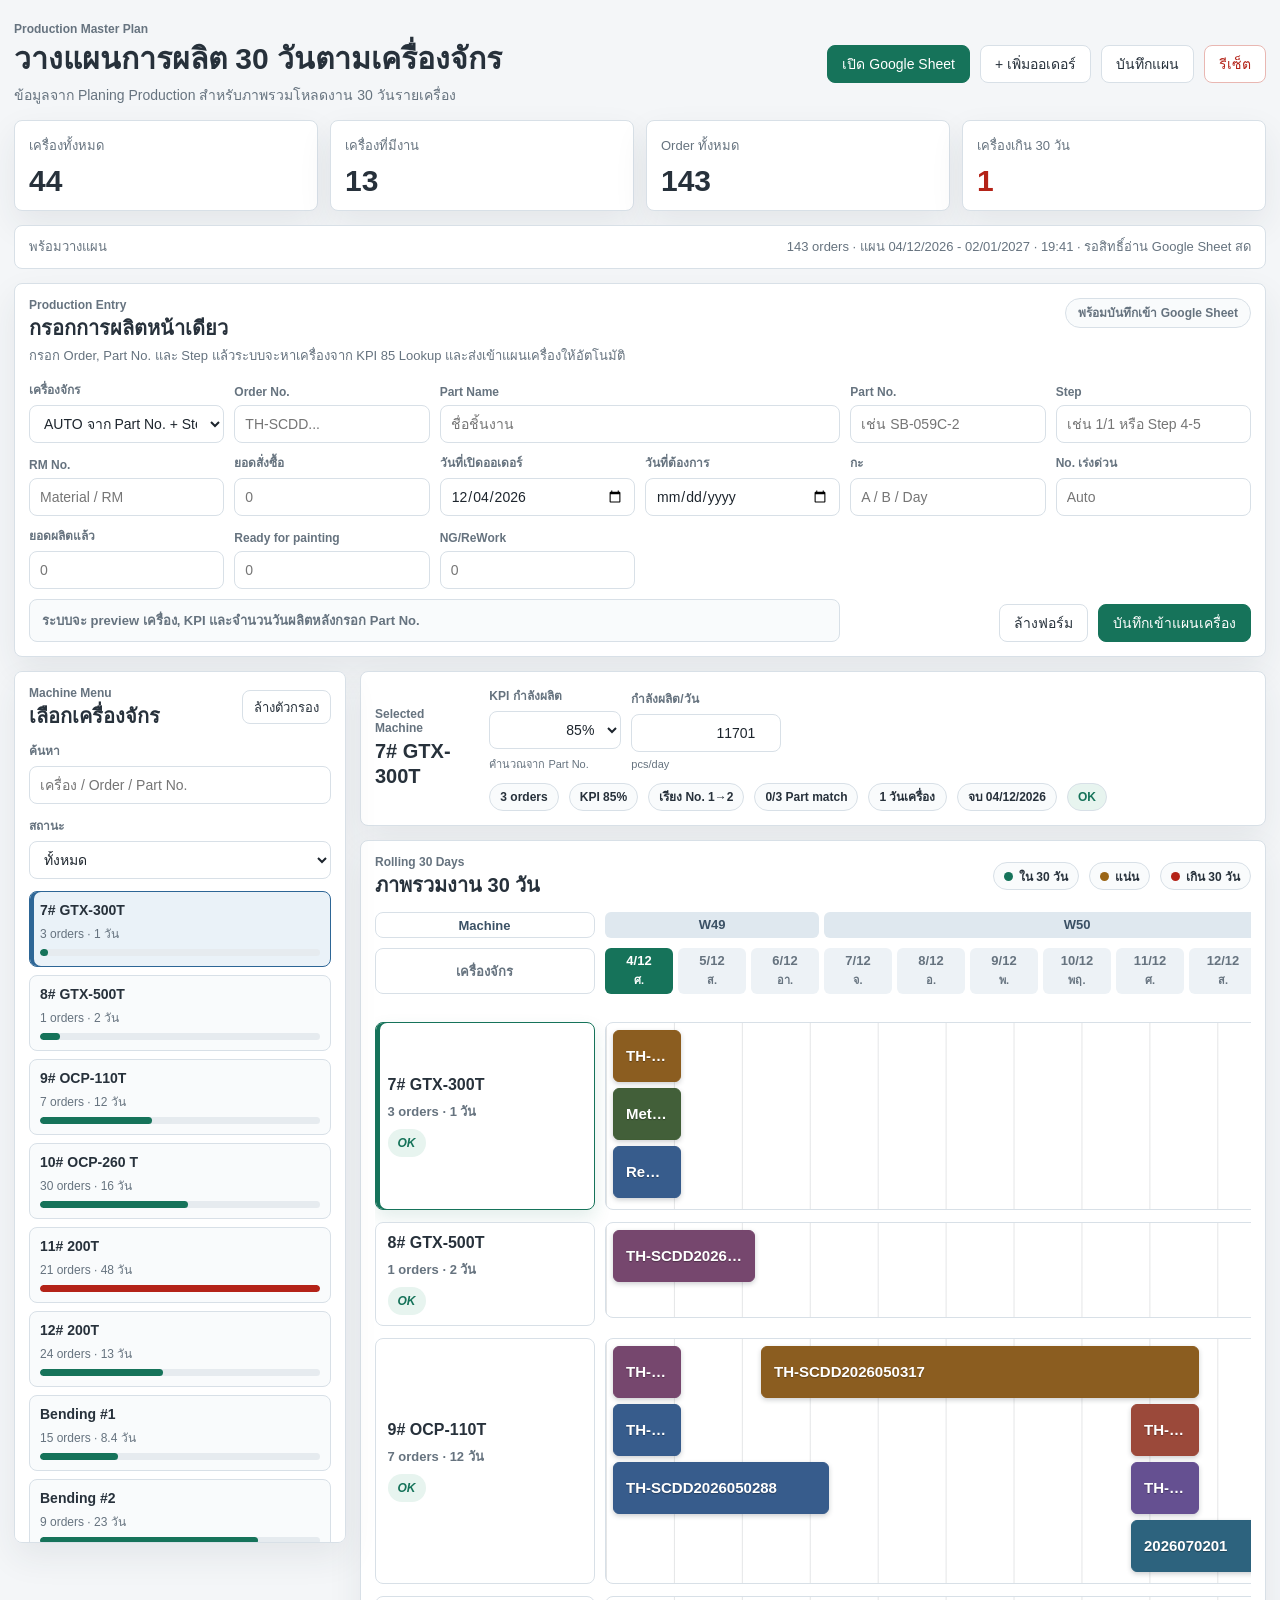
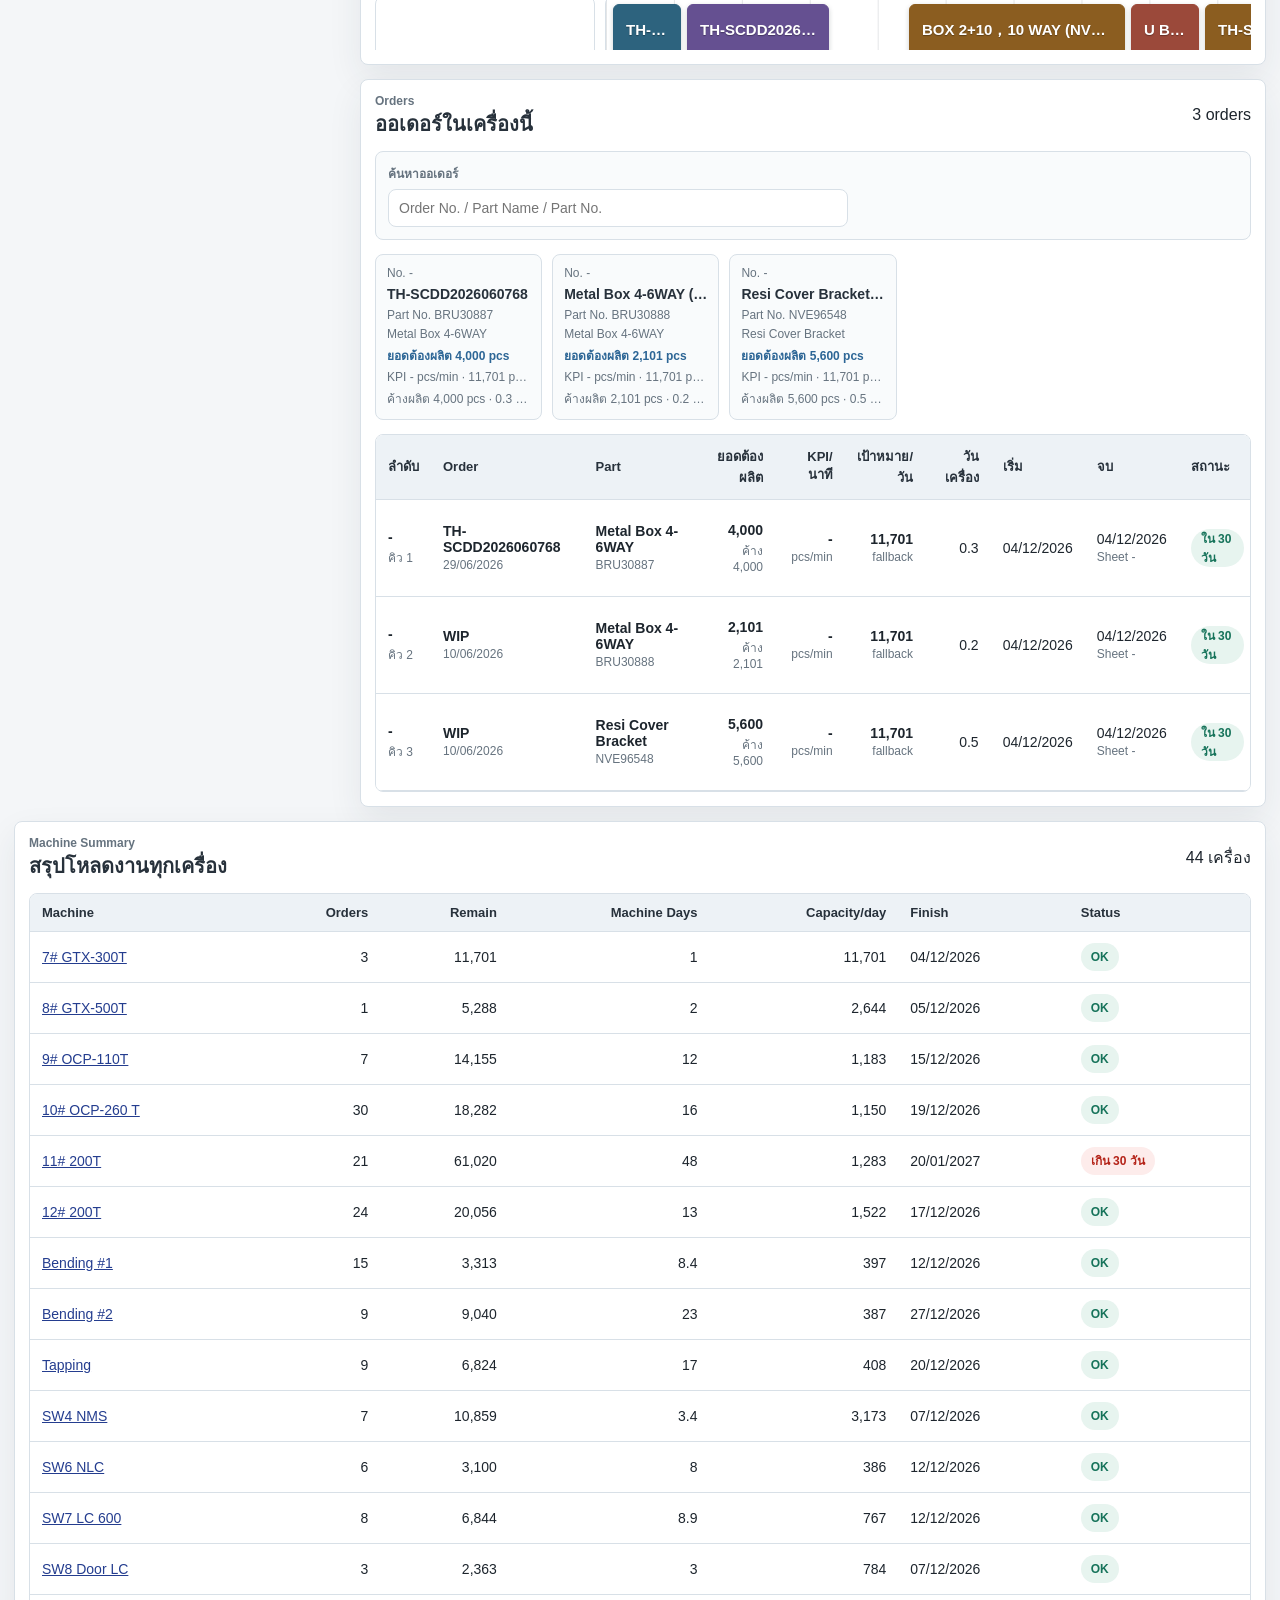
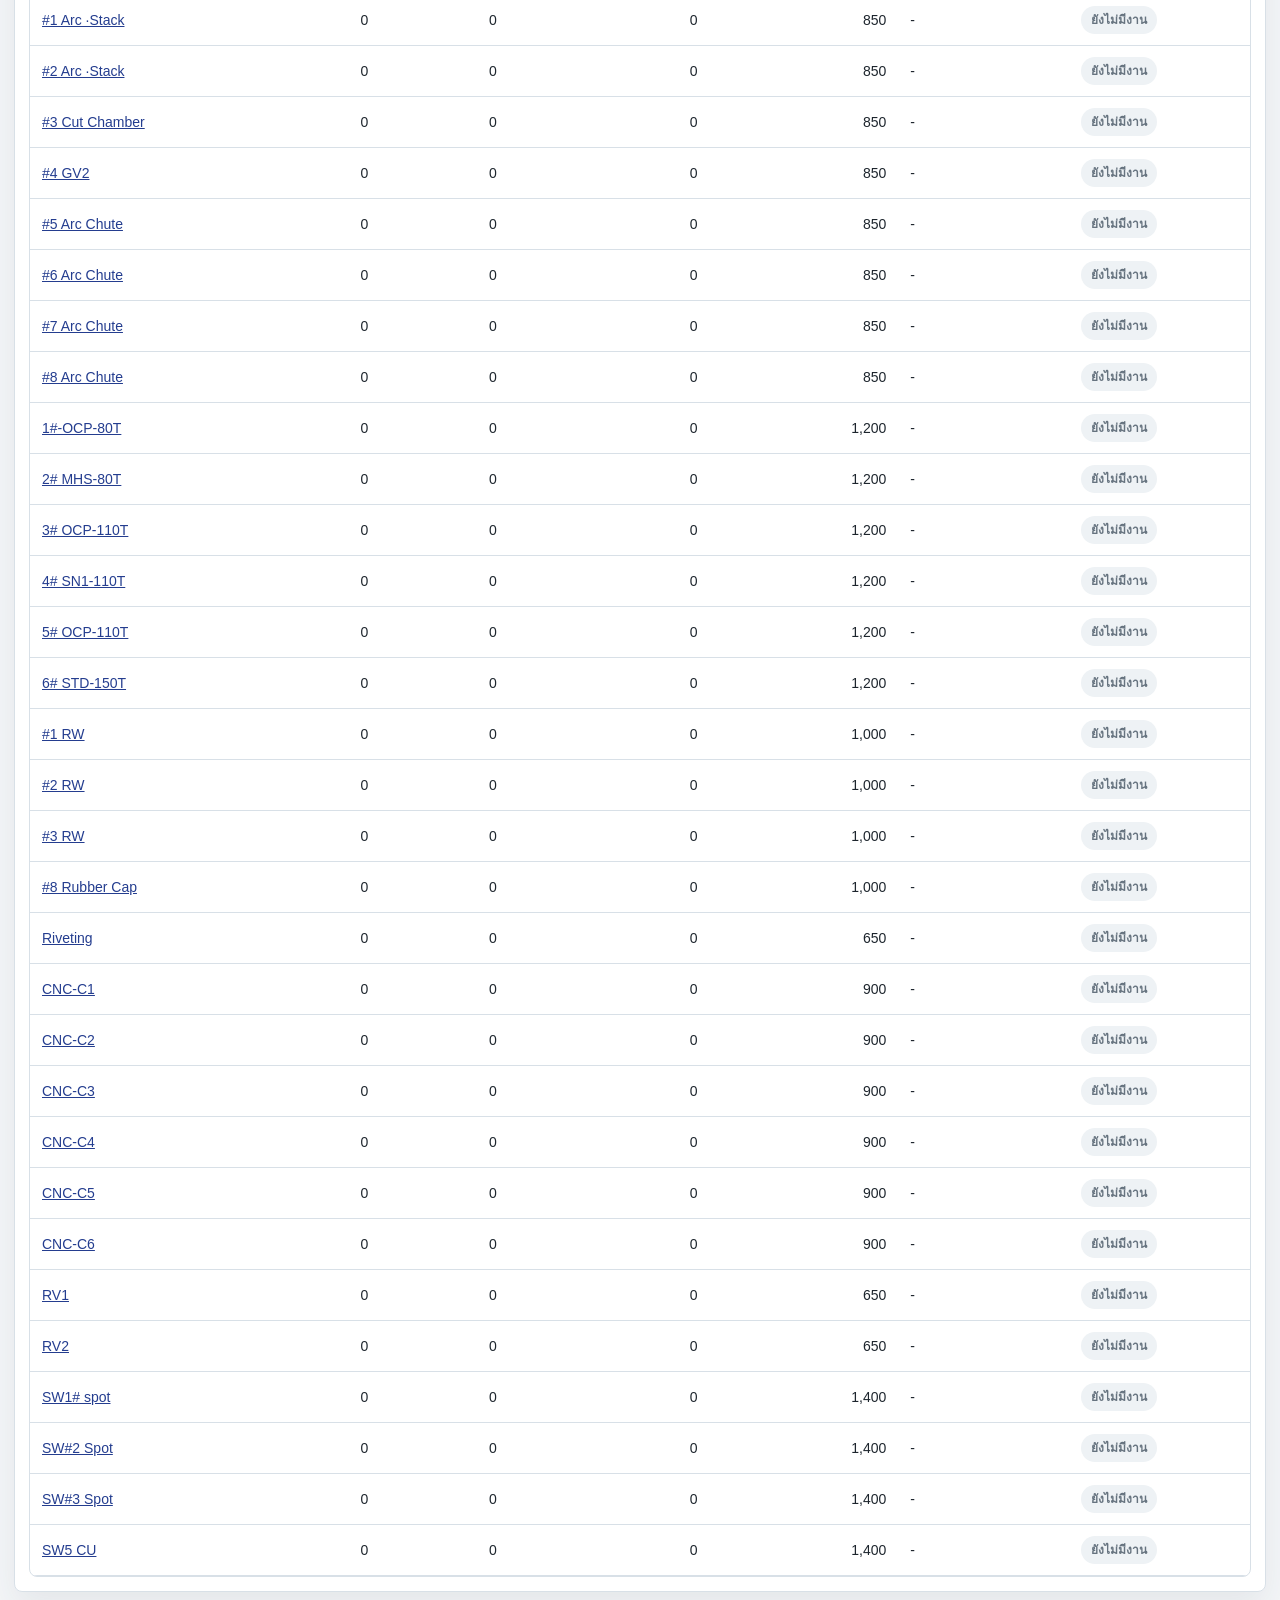
<file: index.html>
<!doctype html>
<html lang="th">
  <head>
    <meta charset="utf-8" />
    <meta name="viewport" content="width=device-width, initial-scale=1" />
    <title>Production Master Plan</title>
    <link rel="stylesheet" href="./styles.css?v=20260718-production-entry" />
  </head>
  <body>
    <main class="shell">
      <section class="workspace" aria-labelledby="page-title">
        <header class="topbar">
          <div>
            <p class="eyebrow">Production Master Plan</p>
            <h1 id="page-title">วางแผนการผลิต 30 วันตามเครื่องจักร</h1>
            <p class="subtitle">ข้อมูลจาก Planing Production สำหรับภาพรวมโหลดงาน 30 วันรายเครื่อง</p>
          </div>
          <div class="actions">
            <a class="button primary" id="sourceSheetLink" href="#" target="_blank" rel="noreferrer">เปิด Google Sheet</a>
            <button class="button" id="addOrderButton" type="button">+ เพิ่มออเดอร์</button>
            <button class="button" id="savePlanButton" type="button">บันทึกแผน</button>
            <button class="button danger" id="resetPlanButton" type="button">รีเซ็ต</button>
          </div>
        </header>

        <section class="overview-grid" aria-label="ภาพรวมแผนผลิต">
          <article class="metric">
            <span>เครื่องทั้งหมด</span>
            <strong id="machineCount">0</strong>
          </article>
          <article class="metric">
            <span>เครื่องที่มีงาน</span>
            <strong id="busyMachineCount">0</strong>
          </article>
          <article class="metric">
            <span>Order ทั้งหมด</span>
            <strong id="orderCount">0</strong>
          </article>
          <article class="metric warning">
            <span>เครื่องเกิน 30 วัน</span>
            <strong id="overCapacity">0</strong>
          </article>
        </section>

        <section class="edit-strip" aria-label="สถานะแผน">
          <span id="saveStatus">พร้อมวางแผน</span>
          <span id="dataStamp">ข้อมูลจากชีตใหม่</span>
        </section>

        <section class="entry-panel" id="productionEntryPanel" aria-label="Production Entry">
          <div class="section-heading entry-heading">
            <div>
              <p class="eyebrow">Production Entry</p>
              <h2>กรอกการผลิตหน้าเดียว</h2>
              <p class="entry-subtitle">กรอก Order, Part No. และ Step แล้วระบบจะหาเครื่องจาก KPI 85 Lookup และส่งเข้าแผนเครื่องให้อัตโนมัติ</p>
            </div>
            <span class="entry-status" id="entrySaveStatus">พร้อมบันทึกเข้า Google Sheet</span>
          </div>
          <form class="entry-form" id="productionEntryForm">
            <label>
              <span>เครื่องจักร</span>
              <select id="entryMachine">
                <option value="AUTO">AUTO จาก Part No. + Step</option>
              </select>
            </label>
            <label>
              <span>Order No.</span>
              <input id="entryOrderNo" type="text" placeholder="TH-SCDD..." required />
            </label>
            <label class="wide-field">
              <span>Part Name</span>
              <input id="entryPartName" type="text" placeholder="ชื่อชิ้นงาน" required />
            </label>
            <label>
              <span>Part No.</span>
              <input id="entryPartNo" type="text" placeholder="เช่น SB-059C-2" required />
            </label>
            <label>
              <span>Step</span>
              <input id="entryStep" type="text" placeholder="เช่น 1/1 หรือ Step 4-5" />
            </label>
            <label>
              <span>RM No.</span>
              <input id="entryRmNo" type="text" placeholder="Material / RM" />
            </label>
            <label>
              <span>ยอดสั่งซื้อ</span>
              <input id="entryQty" type="number" min="1" step="1" placeholder="0" required />
            </label>
            <label>
              <span>วันที่เปิดออเดอร์</span>
              <input id="entryOpenDate" type="date" />
            </label>
            <label>
              <span>วันที่ต้องการ</span>
              <input id="entryDueDate" type="date" />
            </label>
            <label>
              <span>กะ</span>
              <input id="entryShift" type="text" placeholder="A / B / Day" />
            </label>
            <label>
              <span>No. เร่งด่วน</span>
              <input id="entryPriorityNo" type="number" min="1" step="1" placeholder="Auto" />
            </label>
            <label>
              <span>ยอดผลิตแล้ว</span>
              <input id="entryProduced" type="number" min="0" step="1" placeholder="0" />
            </label>
            <label>
              <span>Ready for painting</span>
              <input id="entryReadyForPainting" type="number" min="0" step="1" placeholder="0" />
            </label>
            <label>
              <span>NG/ReWork</span>
              <input id="entryNgRework" type="number" min="0" step="1" placeholder="0" />
            </label>
            <div class="entry-preview" id="entryRoutePreview">
              ระบบจะ preview เครื่อง, KPI และจำนวนวันผลิตหลังกรอก Part No.
            </div>
            <div class="entry-actions">
              <button class="button" id="clearEntryButton" type="button">ล้างฟอร์ม</button>
              <button class="button primary" id="submitEntryButton" type="submit">บันทึกเข้าแผนเครื่อง</button>
            </div>
          </form>
        </section>

        <section class="planner-layout">
          <aside class="machine-panel" aria-label="เมนูเครื่องจักร">
            <div class="panel-heading">
              <div>
                <p class="eyebrow">Machine Menu</p>
                <h2>เลือกเครื่องจักร</h2>
              </div>
              <button class="button compact" id="resetFilterButton" type="button">ล้างตัวกรอง</button>
            </div>
            <label class="search-field">
              <span>ค้นหา</span>
              <input id="globalSearch" type="search" placeholder="เครื่อง / Order / Part No." />
            </label>
            <label class="select-field">
              <span>สถานะ</span>
              <select id="statusFilter">
                <option value="all">ทั้งหมด</option>
                <option value="Over capacity">เกิน 30 วัน</option>
                <option value="Tight">แน่น</option>
                <option value="OK">OK</option>
                <option value="No order">ยังไม่มีงาน</option>
              </select>
            </label>
            <div class="machine-menu" id="machineMenu"></div>
          </aside>

          <section class="planner-main" aria-label="แผนเครื่องที่เลือก">
            <section class="machine-focus">
              <div>
                <p class="eyebrow">Selected Machine</p>
                <h2 id="selectedMachineName">-</h2>
              </div>
              <div class="focus-tools">
                <label class="capacity-control percent-control">
                  <span>KPI กำลังผลิต</span>
                  <select id="capacityPercent">
                    <option value="100">100%</option>
                    <option value="90">90%</option>
                    <option value="85">85%</option>
                    <option value="80">80%</option>
                  </select>
                  <small>คำนวณจาก Part No.</small>
                </label>
                <label class="capacity-control">
                  <span>กำลังผลิต/วัน</span>
                  <input id="capacityInput" type="number" min="1" step="1" />
                  <small>pcs/day</small>
                </label>
                <div class="detail-kpis" id="machineKpis"></div>
              </div>
            </section>

            <section class="timeline-card" aria-label="แผน 30 วันของเครื่อง">
              <div class="section-heading">
                <div>
                  <p class="eyebrow">Rolling 30 Days</p>
                  <h2>ภาพรวมงาน 30 วัน</h2>
                </div>
                <div class="legend" aria-label="คำอธิบายสี">
                  <span><i class="legend-dot ok"></i>ใน 30 วัน</span>
                  <span><i class="legend-dot tight"></i>แน่น</span>
                  <span><i class="legend-dot over"></i>เกิน 30 วัน</span>
                </div>
              </div>
              <div class="calendar-header" id="calendarHeader"></div>
              <div class="selected-timeline" id="selectedTimeline"></div>
            </section>

            <section class="orders-panel" aria-label="ออเดอร์ของเครื่อง">
              <div class="section-heading">
                <div>
                  <p class="eyebrow">Orders</p>
                  <h2>ออเดอร์ในเครื่องนี้</h2>
                </div>
                <span id="orderSearchCount">0 orders</span>
              </div>
              <div class="order-search-panel">
                <label class="search-field order-search-field">
                  <span>ค้นหาออเดอร์</span>
                  <input id="orderSearchInput" type="search" placeholder="Order No. / Part Name / Part No." />
                </label>
              </div>
              <div class="order-cards" id="orderCards"></div>
              <div class="table-wrap detail-table">
                <table>
                  <thead>
                    <tr>
                      <th>ลำดับ</th>
                      <th>Order</th>
                      <th>Part</th>
                      <th class="numeric">ยอดต้องผลิต</th>
                      <th class="numeric">KPI/นาที</th>
                      <th class="numeric">เป้าหมาย/วัน</th>
                      <th class="numeric">วันเครื่อง</th>
                      <th>เริ่ม</th>
                      <th>จบ</th>
                      <th>สถานะ</th>
                      <th>ย้ายไป</th>
                      <th>เรียง</th>
                    </tr>
                  </thead>
                  <tbody id="orderRows"></tbody>
                </table>
              </div>
            </section>
          </section>
        </section>

        <section class="summary-panel" aria-label="สรุปทุกเครื่อง">
          <div class="section-heading">
            <div>
              <p class="eyebrow">Machine Summary</p>
              <h2>สรุปโหลดงานทุกเครื่อง</h2>
            </div>
            <span id="summaryCount">0 เครื่อง</span>
          </div>
          <div class="table-wrap">
            <table>
              <thead>
                <tr>
                  <th>Machine</th>
                  <th class="numeric">Orders</th>
                  <th class="numeric">Remain</th>
                  <th class="numeric">Machine Days</th>
                  <th class="numeric">Capacity/day</th>
                  <th>Finish</th>
                  <th>Status</th>
                </tr>
              </thead>
              <tbody id="summaryRows"></tbody>
            </table>
          </div>
        </section>
      </section>
    </main>

    <dialog class="order-dialog" id="orderDialog">
      <form id="addOrderForm" class="order-form">
        <div class="dialog-heading">
          <div>
            <p class="eyebrow">Production Order</p>
            <h2>เพิ่มออเดอร์ผลิต</h2>
          </div>
          <button class="icon-button" id="cancelOrderButton" type="button" aria-label="ปิด">×</button>
        </div>
        <div class="form-grid">
          <label>
            <span>เครื่องจักร</span>
            <select id="newOrderMachine" required></select>
          </label>
          <label>
            <span>Order No.</span>
            <input id="newOrderNo" type="text" placeholder="เช่น TH-SCDD..." required />
          </label>
          <label>
            <span>Part Name</span>
            <input id="newOrderPart" type="text" placeholder="ชื่อชิ้นงาน" required />
          </label>
          <label>
            <span>Part No.</span>
            <input id="newOrderPartNo" type="text" placeholder="รหัสชิ้นงาน" />
          </label>
          <label>
            <span>จำนวนผลิต</span>
            <input id="newOrderQty" type="number" min="1" step="1" placeholder="0" required />
          </label>
          <label>
            <span>วันที่เปิด</span>
            <input id="newOrderDate" type="date" value="2026-07-01" />
          </label>
          <label>
            <span>เริ่มแผน</span>
            <input id="newOrderStartDate" type="date" />
          </label>
          <label>
            <span>วันที่เสร็จสิ้น</span>
            <input id="newOrderFinishDate" type="date" />
          </label>
        </div>
        <div class="dialog-actions">
          <button class="button" type="button" id="dismissOrderButton">ยกเลิก</button>
          <button class="button primary" type="submit">เพิ่มเข้าแผน</button>
        </div>
      </form>
    </dialog>

    <script src="./plan-data.js?v=20260708-priority-color"></script>
    <script src="./capacity-data.js?v=20260708-capacity"></script>
    <script src="./app.js?v=20260718-production-entry"></script>
  </body>
</html>
</file>
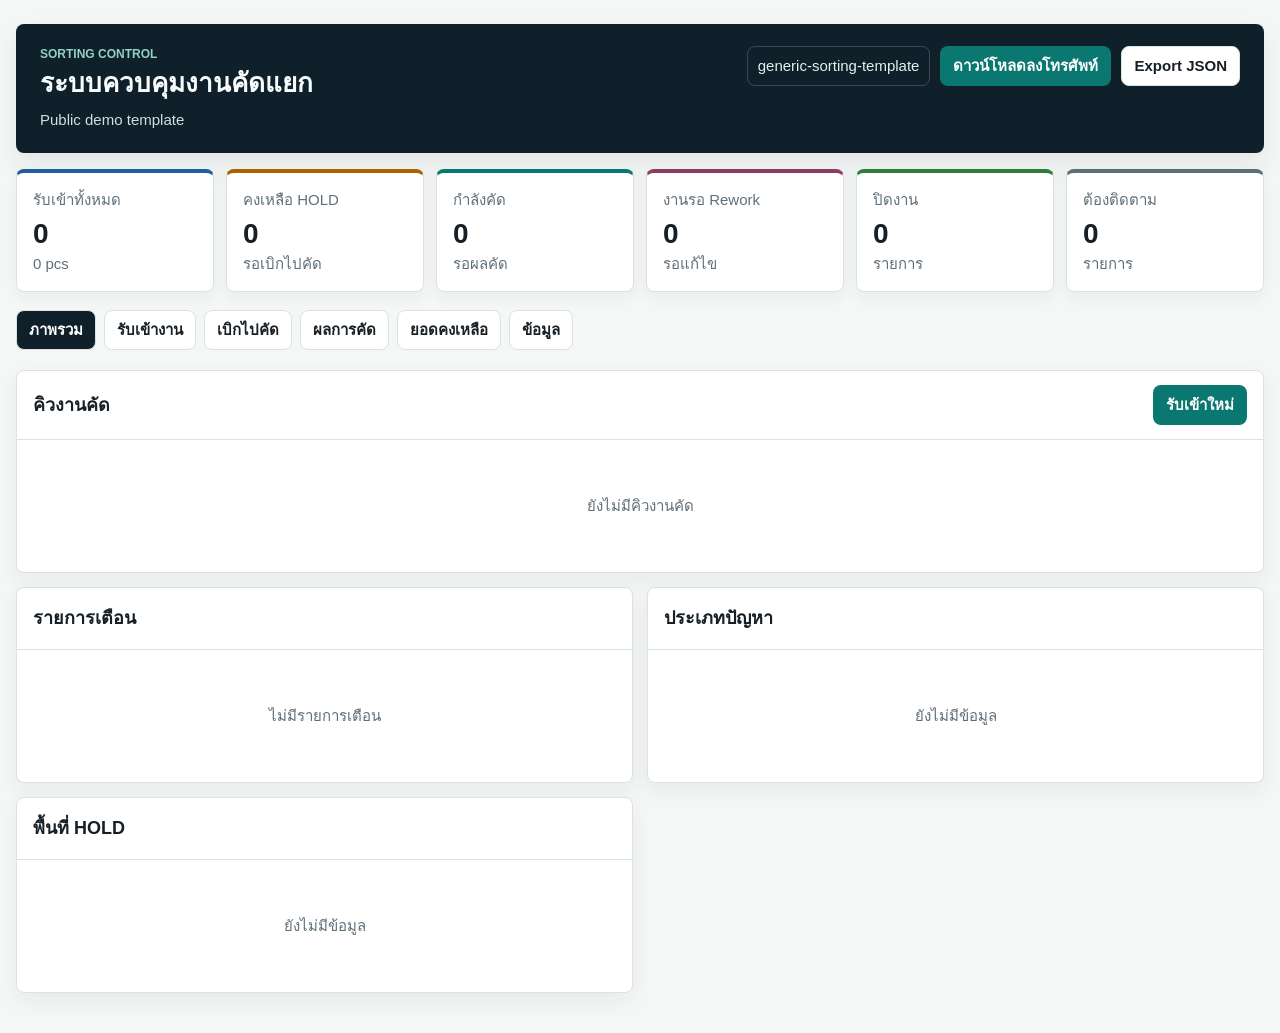
<file: sorting/index.html>
<!doctype html>
<html lang="th">
  <head>
    <meta charset="utf-8" />
    <meta name="viewport" content="width=device-width, initial-scale=1, viewport-fit=cover" />
    <title>Sorting Control</title>
    <meta name="theme-color" content="#10202a" />
    <meta name="mobile-web-app-capable" content="yes" />
    <meta name="apple-mobile-web-app-capable" content="yes" />
    <meta name="apple-mobile-web-app-status-bar-style" content="black-translucent" />
    <meta name="apple-mobile-web-app-title" content="Sorting Control" />
    <meta
      name="description"
      content="ระบบควบคุมงานรับเข้า เบิกคัด ผลคัด และยอดคงเหลืองานคัดแยก"
    />
    <link rel="manifest" href="manifest.webmanifest" />
    <link rel="icon" href="app-icon.svg" type="image/svg+xml" />
    <link rel="apple-touch-icon" href="app-icon-192.png" />
    <link rel="stylesheet" href="src/styles.css" />
  </head>
  <body>
    <div id="app"></div>
    <script src="src/data.js"></script>
    <script src="src/app.js"></script>
  </body>
</html>
</file>
<file: styles.css>
:root {
  --bg: #f4f6f8;
  --panel: #ffffff;
  --panel-soft: #f9fbfc;
  --line: #d8e0e7;
  --line-strong: #b7c3cf;
  --text: #1d252d;
  --muted: #66737f;
  --ink: #27313b;
  --green: #16735a;
  --blue: #2d6696;
  --amber: #9a6516;
  --red: #b42318;
  --soft-green: #e7f4ef;
  --soft-blue: #eaf2f8;
  --soft-amber: #fbf1dc;
  --soft-red: #fdeceb;
  --shadow: 0 14px 34px rgba(39, 49, 59, 0.08);
}

* {
  box-sizing: border-box;
}

body {
  margin: 0;
  min-height: 100vh;
  background: var(--bg);
  color: var(--text);
  font-family: Arial, "Noto Sans Thai", sans-serif;
}

.shell {
  width: min(1440px, calc(100% - 28px));
  margin: 0 auto;
  padding: 22px 0;
}

.workspace,
.planner-main,
.orders-panel,
.timeline-card {
  display: grid;
  gap: 14px;
  min-width: 0;
}

.topbar,
.section-heading,
.panel-heading,
.machine-focus,
.edit-strip {
  display: flex;
  align-items: center;
  justify-content: space-between;
  gap: 14px;
}

.topbar {
  min-height: 74px;
}

.eyebrow {
  margin: 0 0 4px;
  color: var(--muted);
  font-size: 12px;
  font-weight: 700;
  letter-spacing: 0;
}

h1,
h2,
.subtitle {
  margin: 0;
}

h1 {
  color: var(--ink);
  font-size: 30px;
  line-height: 1.25;
}

h2 {
  color: var(--ink);
  font-size: 20px;
  line-height: 1.25;
}

.subtitle {
  margin-top: 6px;
  color: var(--muted);
  font-size: 14px;
}

.actions,
.focus-tools,
.detail-kpis,
.legend,
.row-actions {
  display: flex;
  align-items: center;
  gap: 10px;
  flex-wrap: wrap;
}

.button,
.link-button,
.icon-button {
  display: inline-flex;
  align-items: center;
  justify-content: center;
  border: 1px solid var(--line);
  border-radius: 8px;
  background: #ffffff;
  color: var(--ink);
  font: inherit;
  font-size: 14px;
  text-decoration: none;
  cursor: pointer;
}

.button {
  min-height: 38px;
  padding: 0 14px;
}

.button.primary {
  border-color: var(--green);
  background: var(--green);
  color: #ffffff;
}

.button:disabled {
  cursor: wait;
  opacity: 0.62;
}

.button.danger {
  border-color: #e9b7b2;
  color: var(--red);
}

.button.compact {
  min-height: 34px;
  padding: 0 11px;
  font-size: 13px;
}

.link-button {
  min-height: 24px;
  border: 0;
  padding: 0;
  color: #243d8f;
  text-decoration: underline;
}

.icon-button {
  width: 32px;
  height: 32px;
  padding: 0;
  font-weight: 800;
}

.overview-grid {
  display: grid;
  grid-template-columns: repeat(4, minmax(0, 1fr));
  gap: 12px;
}

.metric,
.machine-panel,
.machine-focus,
.timeline-card,
.orders-panel,
.summary-panel,
.entry-panel,
.edit-strip {
  border: 1px solid var(--line);
  border-radius: 8px;
  background: var(--panel);
  box-shadow: var(--shadow);
}

.metric {
  min-height: 88px;
  padding: 14px;
}

.metric span {
  display: block;
  color: var(--muted);
  font-size: 13px;
}

.metric strong {
  display: block;
  margin-top: 10px;
  color: var(--ink);
  font-size: 30px;
  line-height: 1;
}

.metric.warning strong {
  color: var(--red);
}

.edit-strip {
  min-height: 44px;
  padding: 0 14px;
  box-shadow: none;
}

.edit-strip span {
  color: var(--muted);
  font-size: 13px;
}

.planner-layout {
  display: grid;
  grid-template-columns: 332px minmax(0, 1fr);
  gap: 14px;
  align-items: start;
  min-width: 0;
}

.machine-panel,
.machine-focus,
.timeline-card,
.orders-panel,
.entry-panel,
.summary-panel {
  padding: 14px;
}

.entry-panel {
  display: grid;
  gap: 14px;
}

.entry-heading {
  align-items: flex-start;
}

.entry-subtitle {
  margin: 4px 0 0;
  color: var(--muted);
  font-size: 13px;
}

.entry-status {
  display: inline-flex;
  align-items: center;
  min-height: 30px;
  border: 1px solid var(--line);
  border-radius: 999px;
  padding: 0 12px;
  color: var(--muted);
  background: var(--panel-soft);
  font-size: 12px;
  font-weight: 700;
  white-space: nowrap;
}

.entry-status[data-state="ok"] {
  border-color: #b8ded2;
  color: var(--green);
  background: var(--soft-green);
}

.entry-status[data-state="saving"] {
  border-color: #c7d8e8;
  color: var(--blue);
  background: var(--soft-blue);
}

.entry-status[data-state="error"] {
  border-color: #efbbb7;
  color: var(--red);
  background: var(--soft-red);
}

.entry-form {
  display: grid;
  grid-template-columns: repeat(6, minmax(140px, 1fr));
  gap: 10px;
  align-items: end;
}

.entry-form label {
  display: grid;
  gap: 6px;
}

.entry-form label span {
  color: var(--muted);
  font-size: 12px;
  font-weight: 700;
}

.entry-form .wide-field {
  grid-column: span 2;
}

.entry-preview {
  grid-column: span 4;
  min-height: 38px;
  border: 1px solid var(--line);
  border-radius: 8px;
  padding: 10px 12px;
  color: var(--muted);
  background: var(--panel-soft);
  font-size: 13px;
  font-weight: 700;
}

.entry-preview.ok {
  border-color: #b8ded2;
  color: var(--green);
  background: var(--soft-green);
}

.entry-preview.warn {
  border-color: #e8cf9d;
  color: var(--amber);
  background: var(--soft-amber);
}

.entry-actions {
  grid-column: span 2;
  display: flex;
  justify-content: flex-end;
  gap: 10px;
}

.machine-panel {
  position: sticky;
  top: 14px;
  display: grid;
  gap: 12px;
  max-height: calc(100vh - 28px);
  overflow: auto;
}

.search-field,
.select-field,
.capacity-control,
.order-form label {
  display: grid;
  gap: 6px;
}

.search-field span,
.select-field span,
.capacity-control span,
.order-form label span {
  color: var(--muted);
  font-size: 12px;
  font-weight: 700;
}

input,
select {
  height: 38px;
  min-width: 0;
  border: 1px solid var(--line);
  border-radius: 8px;
  padding: 0 10px;
  background: #ffffff;
  color: var(--text);
  font: inherit;
  font-size: 14px;
}

.machine-menu {
  display: grid;
  gap: 8px;
}

.machine-item {
  position: relative;
  display: grid;
  gap: 6px;
  min-height: 66px;
  width: 100%;
  overflow: hidden;
  border: 1px solid var(--line);
  border-radius: 8px;
  background: var(--panel-soft);
  padding: 10px;
  color: var(--text);
  text-align: left;
  cursor: pointer;
}

.machine-item.active {
  border-color: var(--blue);
  background: var(--soft-blue);
  box-shadow: inset 4px 0 0 var(--blue);
}

.machine-item.drag-over {
  border-color: var(--green);
  box-shadow: inset 0 0 0 2px rgba(22, 115, 90, 0.25);
}

.machine-name,
.machine-meta {
  position: relative;
  z-index: 1;
  overflow: hidden;
  text-overflow: ellipsis;
  white-space: nowrap;
}

.machine-name {
  color: var(--ink);
  font-size: 14px;
  font-weight: 800;
}

.machine-meta {
  color: var(--muted);
  font-size: 12px;
}

.machine-load {
  position: relative;
  z-index: 1;
  display: block;
  height: 7px;
  overflow: hidden;
  border-radius: 999px;
  background: #e6ebef;
}

.machine-load i {
  display: block;
  width: var(--load);
  height: 100%;
  border-radius: inherit;
  background: var(--green);
}

.machine-item.tight .machine-load i {
  background: var(--amber);
}

.machine-item.over .machine-load i {
  background: var(--red);
}

.machine-item.idle .machine-load i {
  width: 100%;
  background: #c8d0d8;
}

.machine-focus {
  min-height: 92px;
}

.capacity-control {
  grid-template-columns: 1fr;
  min-width: 150px;
}

.capacity-control input,
.capacity-control select {
  width: 150px;
  text-align: right;
}

.percent-control {
  min-width: 132px;
}

.percent-control select {
  width: 132px;
}

.capacity-control small {
  color: var(--muted);
  font-size: 11px;
}

.detail-kpis {
  justify-content: flex-end;
}

.detail-kpis span,
.legend span,
.pill {
  display: inline-flex;
  align-items: center;
  min-height: 28px;
  border-radius: 999px;
  padding: 0 10px;
  font-size: 12px;
  font-weight: 800;
}

.detail-kpis span,
.legend span {
  border: 1px solid var(--line);
  background: var(--panel-soft);
  color: var(--ink);
}

.pill.ok {
  background: var(--soft-green);
  color: var(--green);
}

.pill.tight {
  background: var(--soft-amber);
  color: var(--amber);
}

.pill.over {
  background: var(--soft-red);
  color: var(--red);
}

.pill.idle {
  background: #eef2f5;
  color: var(--muted);
}

.legend {
  color: var(--muted);
  font-size: 13px;
}

.legend-dot {
  width: 9px;
  height: 9px;
  margin-right: 6px;
  border-radius: 999px;
}

.legend-dot.ok {
  background: var(--green);
}

.legend-dot.tight {
  background: var(--amber);
}

.legend-dot.over {
  background: var(--red);
}

.calendar-week-row,
.calendar-day-row,
.timeline-grid {
  display: grid;
  grid-template-columns: repeat(var(--timeline-days, 30), minmax(68px, 1fr));
}

.calendar-header {
  display: grid;
  gap: 6px;
  min-width: 0;
  overflow-x: auto;
  padding-bottom: 2px;
}

.calendar-scroll-inner,
.machine-timeline-row {
  display: grid;
  grid-template-columns: 220px minmax(2040px, 1fr);
  gap: 10px;
  min-width: 2270px;
}

.calendar-machine-spacer,
.machine-timeline-label {
  position: sticky;
  left: 0;
  z-index: 5;
  border: 1px solid var(--line);
  border-radius: 8px;
  background: #ffffff;
  color: var(--ink);
}

.calendar-machine-spacer {
  display: grid;
  min-height: 26px;
  place-items: center;
  color: #3b5165;
  font-size: 13px;
  font-weight: 800;
}

.calendar-machine-sub {
  min-height: 46px;
  color: var(--muted);
}

.calendar-week-row,
.calendar-day-row {
  min-width: 2040px;
  gap: 5px;
}

.calendar-week,
.calendar-day {
  min-width: 68px;
  border-radius: 6px;
  font-weight: 800;
  text-align: center;
}

.calendar-week {
  background: #dfe8ef;
  color: #3b5165;
  font-size: 13px;
  line-height: 26px;
}

.calendar-day {
  display: grid;
  gap: 2px;
  min-height: 46px;
  place-items: center;
  background: #edf2f6;
  color: var(--muted);
  font-size: 13px;
  line-height: 1.12;
  padding: 5px 0;
}

.calendar-day strong,
.calendar-day small {
  display: block;
}

.calendar-day small {
  font-size: 11px;
  font-weight: 700;
}

.calendar-day.is-today {
  background: var(--green);
  color: #ffffff;
}

.selected-timeline {
  overflow: auto;
  max-height: 640px;
  padding-top: 12px;
  padding-bottom: 4px;
}

.machine-timeline-list {
  display: grid;
  gap: 12px;
  min-width: 2270px;
}

.machine-timeline-row {
  align-items: stretch;
}

.machine-timeline-row.active .machine-timeline-label {
  border-color: var(--green);
  box-shadow: inset 4px 0 0 var(--green), 0 8px 18px rgba(22, 115, 90, 0.12);
}

.machine-timeline-row.drag-over .timeline-grid,
.machine-timeline-row.drag-over .machine-timeline-label {
  border-color: var(--green);
  box-shadow: inset 0 0 0 2px rgba(22, 115, 90, 0.2);
}

.machine-timeline-label {
  display: grid;
  align-content: center;
  gap: 7px;
  min-height: 74px;
  padding: 10px 12px;
  text-align: left;
  cursor: pointer;
}

.machine-timeline-label strong {
  overflow: hidden;
  color: var(--ink);
  font-size: 16px;
  line-height: 1.2;
  text-overflow: ellipsis;
  white-space: nowrap;
}

.machine-timeline-label span {
  color: var(--muted);
  font-size: 13px;
  font-weight: 700;
}

.machine-timeline-label .pill {
  width: fit-content;
}

.machine-timeline-track {
  min-width: 2040px;
}

.timeline-grid {
  min-width: 2040px;
  grid-auto-rows: 52px;
  gap: 6px;
  min-height: max(96px, calc(var(--lane-count) * 58px + 14px));
  border: 1px solid var(--line);
  border-radius: 8px;
  padding: 7px;
  background:
    linear-gradient(90deg, rgba(39, 49, 59, 0.12) 1px, transparent 1px) 0 0 / calc(100% / var(--timeline-days, 30)) 100%,
    #ffffff;
}

.timeline-grid.drag-over {
  border-color: var(--green);
  box-shadow: inset 0 0 0 2px rgba(22, 115, 90, 0.2);
}

.timeline-grid.empty-drop {
  display: grid;
  grid-template-columns: 1fr;
  min-width: 0;
}

.order-block {
  position: relative;
  display: flex;
  align-items: center;
  min-width: 0;
  overflow: visible;
  border: 1px solid color-mix(in srgb, var(--order-color) 82%, #1d252d);
  border-radius: 6px;
  background: color-mix(in srgb, var(--order-color) 80%, #27313b);
  color: #ffffff;
  font-size: 15px;
  font-weight: 800;
  line-height: 1.15;
  padding: 0 12px;
  text-align: left;
  text-shadow: 0 1px 1px rgba(0, 0, 0, 0.32);
  box-shadow: 0 2px 5px rgba(29, 37, 45, 0.22);
  cursor: grab;
}

.order-block span {
  display: block;
  overflow: hidden;
  text-overflow: ellipsis;
  white-space: nowrap;
}

.order-block::after {
  content: attr(data-tooltip);
  position: absolute;
  left: 0;
  top: calc(100% + 10px);
  z-index: 30;
  display: none;
  min-width: 340px;
  max-width: 520px;
  padding: 12px 14px;
  border: 1px solid #2f3a45;
  border-radius: 8px;
  background: #ffffff;
  color: var(--ink);
  font-size: 14px;
  font-weight: 800;
  line-height: 1.55;
  text-align: left;
  text-shadow: none;
  white-space: pre-line;
  box-shadow: 0 12px 28px rgba(31, 37, 43, 0.2);
  pointer-events: none;
}

.order-block::before {
  content: "";
  position: absolute;
  left: 16px;
  top: calc(100% + 4px);
  z-index: 31;
  display: none;
  width: 12px;
  height: 12px;
  background: #ffffff;
  border-left: 1px solid #2f3a45;
  border-top: 1px solid #2f3a45;
  transform: rotate(45deg);
  pointer-events: none;
}

.order-block:hover,
.order-block:focus-visible {
  z-index: 40;
  transform: translateY(-1px);
}

.order-block:hover::after,
.order-block:hover::before,
.order-block:focus-visible::after,
.order-block:focus-visible::before {
  display: block;
}

.order-block.dragging {
  opacity: 0.45;
}

.order-block.is-over {
  border-color: var(--red);
  background: #b42318;
}

.order-search-panel {
  display: flex;
  align-items: end;
  justify-content: space-between;
  gap: 12px;
  border: 1px solid var(--line);
  border-radius: 8px;
  background: var(--panel-soft);
  padding: 12px;
}

.order-search-field {
  width: min(460px, 100%);
}

.order-cards {
  display: grid;
  grid-template-columns: repeat(5, minmax(0, 1fr));
  gap: 10px;
}

.order-card {
  display: grid;
  gap: 5px;
  min-height: 154px;
  border: 1px solid var(--line);
  border-radius: 8px;
  background: var(--panel-soft);
  padding: 11px;
}

.order-card span,
.order-card small {
  overflow: hidden;
  color: var(--muted);
  font-size: 12px;
  text-overflow: ellipsis;
  white-space: nowrap;
}

.order-card strong {
  overflow: hidden;
  color: var(--ink);
  font-size: 14px;
  line-height: 1.3;
  text-overflow: ellipsis;
  white-space: nowrap;
}

.order-card b {
  color: var(--blue);
  font-size: 12px;
}

.table-wrap {
  overflow-x: auto;
  border: 1px solid var(--line);
  border-radius: 8px;
  background: #ffffff;
}

.detail-table {
  max-height: 430px;
  overflow: auto;
}

table {
  width: 100%;
  min-width: 1160px;
  border-collapse: collapse;
}

th,
td {
  border-bottom: 1px solid var(--line);
  padding: 11px 12px;
  text-align: left;
  vertical-align: middle;
  font-size: 14px;
}

th {
  position: sticky;
  top: 0;
  z-index: 3;
  background: #edf2f6;
  color: var(--ink);
  font-size: 13px;
  font-weight: 800;
}

td.numeric,
th.numeric {
  text-align: right;
}

.muted-line {
  display: block;
  margin-top: 3px;
  color: var(--muted);
  font-size: 12px;
}

.machine-move {
  width: 180px;
  min-width: 180px;
}

.summary-panel {
  display: grid;
  gap: 14px;
  min-width: 0;
}

.empty-state {
  display: grid;
  min-height: 72px;
  place-items: center;
  border: 1px dashed var(--line-strong);
  border-radius: 8px;
  color: var(--muted);
  font-size: 13px;
  text-align: center;
}

.timeline-empty,
.order-empty {
  grid-column: 1 / -1;
}

.order-dialog {
  width: min(720px, calc(100% - 28px));
  border: 0;
  border-radius: 8px;
  padding: 0;
  box-shadow: 0 24px 80px rgba(39, 49, 59, 0.28);
}

.order-dialog::backdrop {
  background: rgba(29, 37, 45, 0.48);
}

.order-form {
  display: grid;
  gap: 16px;
  padding: 18px;
}

.dialog-heading,
.dialog-actions {
  display: flex;
  align-items: center;
  justify-content: space-between;
  gap: 12px;
}

.form-grid {
  display: grid;
  grid-template-columns: repeat(2, minmax(0, 1fr));
  gap: 12px;
}

.dialog-actions {
  justify-content: flex-end;
}

@media (max-width: 1120px) {
  .entry-form {
    grid-template-columns: repeat(3, minmax(0, 1fr));
  }

  .entry-preview,
  .entry-actions {
    grid-column: 1 / -1;
  }

  .planner-layout {
    grid-template-columns: 1fr;
  }

  .machine-panel {
    position: static;
    max-height: none;
  }

  .machine-menu {
    grid-template-columns: repeat(2, minmax(0, 1fr));
  }

  .order-cards {
    grid-template-columns: repeat(3, minmax(0, 1fr));
  }
}

@media (max-width: 760px) {
  .shell {
    width: min(100% - 18px, 1440px);
    padding: 12px 0;
  }

  .topbar,
  .section-heading,
  .panel-heading,
  .machine-focus,
  .entry-heading,
  .edit-strip {
    align-items: stretch;
    flex-direction: column;
  }

  .actions,
  .focus-tools,
  .detail-kpis,
  .legend {
    justify-content: flex-start;
  }

  .overview-grid,
  .entry-form,
  .machine-menu,
  .order-cards,
  .form-grid {
    grid-template-columns: 1fr;
  }

  .entry-form .wide-field,
  .entry-preview,
  .entry-actions {
    grid-column: 1 / -1;
  }

  .entry-actions {
    flex-direction: column;
  }

  h1 {
    font-size: 24px;
  }

  .button,
  input,
  select {
    width: 100%;
  }

  .capacity-control input,
  .capacity-control select,
  .machine-move {
    width: 100%;
    min-width: 0;
  }
}
</file>
<file: sorting/src/styles.css>
:root {
  --bg: #f4f7f6;
  --panel: #ffffff;
  --ink: #172026;
  --muted: #5f6f7a;
  --line: #d9e3e2;
  --blue: #1f5f99;
  --blue-soft: #eaf3fb;
  --teal: #0b7771;
  --teal-soft: #e7f5f3;
  --amber: #a66300;
  --amber-soft: #fff4dd;
  --green: #2f7d3b;
  --green-soft: #e8f6ec;
  --red: #b42318;
  --red-soft: #fdecea;
  --rework: #8a3d62;
  --shadow: 0 12px 28px rgba(23, 32, 38, 0.08);
}

* {
  box-sizing: border-box;
}

html {
  min-width: 320px;
}

body {
  margin: 0;
  min-height: 100vh;
  background: var(--bg);
  color: var(--ink);
  font-family: "Segoe UI", Tahoma, Arial, sans-serif;
  font-size: 15px;
  line-height: 1.45;
  letter-spacing: 0;
  -webkit-tap-highlight-color: transparent;
}

button,
input,
select,
textarea {
  font: inherit;
  letter-spacing: 0;
}

button {
  cursor: pointer;
  touch-action: manipulation;
}

.install-button {
  display: inline-flex;
  align-items: center;
  justify-content: center;
}

button:disabled {
  cursor: not-allowed;
  opacity: 0.55;
}

.app-shell {
  width: min(1520px, calc(100% - 32px));
  margin: 0 auto;
  padding: 24px 0 40px;
}

.topbar {
  display: flex;
  align-items: flex-start;
  justify-content: space-between;
  gap: 20px;
  padding: 22px 24px;
  background: #10202a;
  color: #f8fbfb;
  border-radius: 8px;
  box-shadow: var(--shadow);
}

.topbar h1 {
  margin: 2px 0 6px;
  font-size: 26px;
  font-weight: 750;
}

.eyebrow,
.company {
  margin: 0;
}

.eyebrow {
  color: #91d0c8;
  font-size: 12px;
  font-weight: 750;
  text-transform: uppercase;
}

.company {
  color: #d2dedf;
}

.topbar-actions {
  display: flex;
  align-items: center;
  justify-content: flex-end;
  flex-wrap: wrap;
  gap: 10px;
}

.source-chip {
  max-width: 360px;
  padding: 8px 10px;
  overflow: hidden;
  border: 1px solid rgba(255, 255, 255, 0.18);
  border-radius: 8px;
  color: #e6eeee;
  text-overflow: ellipsis;
  white-space: nowrap;
}

.metric-strip {
  display: grid;
  grid-template-columns: repeat(6, minmax(150px, 1fr));
  gap: 12px;
  margin-top: 16px;
}

.metric {
  min-height: 116px;
  padding: 16px;
  background: var(--panel);
  border: 1px solid var(--line);
  border-top: 4px solid var(--muted);
  border-radius: 8px;
  box-shadow: 0 6px 16px rgba(23, 32, 38, 0.05);
}

.metric span,
.metric em {
  display: block;
  color: var(--muted);
  font-style: normal;
}

.metric strong {
  display: block;
  margin: 8px 0 4px;
  font-size: 28px;
  line-height: 1.1;
}

.metric.blue {
  border-top-color: var(--blue);
}

.metric.teal {
  border-top-color: var(--teal);
}

.metric.amber {
  border-top-color: var(--amber);
}

.metric.green {
  border-top-color: var(--green);
}

.metric.red {
  border-top-color: var(--red);
}

.metric.rework {
  border-top-color: var(--rework);
}

.tabs {
  display: flex;
  gap: 8px;
  margin: 18px 0;
  overflow-x: auto;
  padding-bottom: 2px;
}

.tab,
.primary-button,
.ghost-button,
.danger-button,
.table-action,
.file-button {
  min-height: 38px;
  padding: 8px 12px;
  border-radius: 8px;
  border: 1px solid transparent;
  background: #ffffff;
  color: var(--ink);
  font-weight: 700;
  text-decoration: none;
  white-space: nowrap;
}

.tab {
  border-color: var(--line);
}

.tab.is-active {
  background: #10202a;
  color: #ffffff;
}

.primary-button {
  background: var(--teal);
  color: #ffffff;
}

.ghost-button {
  border-color: var(--line);
}

.danger-button {
  background: var(--red-soft);
  border-color: #f4beb7;
  color: var(--red);
}

.table-action {
  min-height: 30px;
  padding: 5px 8px;
  background: var(--blue-soft);
  color: var(--blue);
  font-size: 13px;
}

.table-action.muted {
  background: #eef2f2;
  color: var(--muted);
}

.file-button {
  position: relative;
  display: inline-flex;
  align-items: center;
  justify-content: center;
  border-color: var(--line);
}

.file-button input {
  position: absolute;
  inset: 0;
  opacity: 0;
  cursor: pointer;
}

.notice {
  margin-top: 14px;
  padding: 11px 14px;
  border-radius: 8px;
  font-weight: 700;
}

.notice.success {
  background: var(--green-soft);
  color: var(--green);
}

.notice.error {
  background: var(--red-soft);
  color: var(--red);
}

.install-overlay {
  position: fixed;
  inset: 0;
  z-index: 50;
  display: grid;
  place-items: center;
  padding: 16px;
  background: rgba(16, 32, 42, 0.72);
}

.install-dialog {
  width: min(440px, 100%);
  overflow: hidden;
  border-radius: 8px;
  background: var(--panel);
  box-shadow: 0 24px 60px rgba(16, 32, 42, 0.28);
}

.install-dialog-head {
  display: flex;
  align-items: center;
  justify-content: space-between;
  gap: 12px;
  padding: 14px 16px;
  border-bottom: 1px solid var(--line);
}

.install-dialog-head h2 {
  margin: 0;
  font-size: 19px;
}

.install-steps {
  display: grid;
  grid-template-columns: 64px minmax(0, 1fr);
  align-items: center;
  gap: 14px;
  padding: 20px 16px 24px;
}

.install-steps p {
  margin: 0;
  font-size: 16px;
  line-height: 1.65;
}

.install-mark {
  display: grid;
  width: 64px;
  height: 64px;
  place-items: center;
  border-radius: 8px;
  background: #10202a;
  color: #ffffff;
  font-size: 20px;
  font-weight: 800;
}

.dashboard-grid,
.data-grid {
  display: grid;
  grid-template-columns: repeat(2, minmax(0, 1fr));
  gap: 14px;
}

.split-layout {
  display: grid;
  grid-template-columns: minmax(340px, 440px) minmax(0, 1fr);
  gap: 14px;
  align-items: start;
}

.panel {
  min-width: 0;
  background: var(--panel);
  border: 1px solid var(--line);
  border-radius: 8px;
  box-shadow: 0 8px 22px rgba(23, 32, 38, 0.06);
}

.panel.wide {
  grid-column: 1 / -1;
}

.panel-head {
  display: flex;
  align-items: center;
  justify-content: space-between;
  gap: 12px;
  min-height: 62px;
  padding: 14px 16px;
  border-bottom: 1px solid var(--line);
}

.panel-head h2 {
  margin: 0;
  font-size: 18px;
  font-weight: 750;
}

.form-panel,
.table-panel {
  overflow: hidden;
}

.form-grid {
  display: grid;
  grid-template-columns: repeat(2, minmax(0, 1fr));
  gap: 12px;
  padding: 16px;
}

.field {
  display: flex;
  min-width: 0;
  flex-direction: column;
  gap: 6px;
}

.field.full {
  grid-column: 1 / -1;
}

.field span {
  color: var(--muted);
  font-size: 13px;
  font-weight: 700;
}

.required-mark {
  margin-left: 4px;
  color: var(--red);
  font-size: 14px;
}

.field input,
.field select,
.field textarea {
  width: 100%;
  min-height: 40px;
  border: 1px solid #cdd8d7;
  border-radius: 8px;
  background: #fbfdfd;
  color: var(--ink);
  padding: 9px 10px;
}

.field textarea {
  min-height: 82px;
  resize: vertical;
}

.field input:focus,
.field select:focus,
.field textarea:focus {
  border-color: var(--teal);
  outline: 3px solid rgba(11, 119, 113, 0.16);
}

.field.has-error input,
.field.has-error select,
.field.has-error textarea {
  border-color: var(--red);
  background: #fff8f7;
  outline: 3px solid rgba(180, 35, 24, 0.12);
}

.form-error {
  margin: 0 16px 12px;
  padding: 11px 12px;
  border: 1px solid #f4beb7;
  border-radius: 8px;
  background: var(--red-soft);
  color: var(--red);
  font-weight: 700;
}

.form-error[hidden] {
  display: none;
}

.form-actions {
  display: flex;
  justify-content: flex-end;
  padding: 0 16px 16px;
}

.form-summary {
  display: grid;
  grid-template-columns: repeat(2, minmax(0, 1fr));
  gap: 8px;
  margin: 0 16px 16px;
  padding: 12px;
  background: #f7faf9;
  border: 1px solid var(--line);
  border-radius: 8px;
  color: var(--muted);
}

.form-summary strong {
  color: var(--ink);
}

.table-wrap {
  max-width: 100%;
  overflow: auto;
}

table {
  width: 100%;
  min-width: 900px;
  border-collapse: collapse;
}

.table-wrap.dense table {
  min-width: 1240px;
}

th,
td {
  padding: 10px 12px;
  border-bottom: 1px solid var(--line);
  text-align: left;
  vertical-align: middle;
  white-space: nowrap;
}

th {
  position: sticky;
  top: 0;
  z-index: 1;
  background: #f7faf9;
  color: #43525b;
  font-size: 13px;
  font-weight: 750;
}

tbody tr:hover {
  background: #f8fbfb;
}

.badge {
  display: inline-flex;
  align-items: center;
  min-height: 28px;
  max-width: 220px;
  padding: 4px 8px;
  border-radius: 8px;
  font-size: 13px;
  font-weight: 750;
  white-space: normal;
}

.badge.ok {
  background: var(--green-soft);
  color: var(--green);
}

.badge.wait {
  background: var(--amber-soft);
  color: var(--amber);
}

.badge.active {
  background: var(--teal-soft);
  color: var(--teal);
}

.badge.bad {
  background: var(--red-soft);
  color: var(--red);
}

.row-actions {
  display: flex;
  gap: 6px;
  justify-content: flex-end;
}

.empty-state {
  min-height: 132px;
  display: grid;
  place-items: center;
  color: var(--muted);
  padding: 24px;
  text-align: center;
}

.bar-list {
  display: grid;
  gap: 14px;
  padding: 16px;
}

.bar-row {
  display: grid;
  gap: 7px;
}

.bar-label {
  display: flex;
  align-items: center;
  justify-content: space-between;
  gap: 12px;
  color: var(--muted);
}

.bar-label strong {
  color: var(--ink);
}

.bar-track {
  height: 10px;
  overflow: hidden;
  background: #e7eeee;
  border-radius: 8px;
}

.bar-track span {
  display: block;
  height: 100%;
  background: linear-gradient(90deg, var(--teal), var(--amber));
}

.button-stack,
.button-grid {
  display: grid;
  gap: 10px;
  padding: 16px;
}

.button-grid {
  grid-template-columns: repeat(2, minmax(0, 1fr));
}

@media (max-width: 1120px) {
  .metric-strip {
    grid-template-columns: repeat(3, minmax(150px, 1fr));
  }

  .split-layout,
  .dashboard-grid,
  .data-grid {
    grid-template-columns: 1fr;
  }
}

@media (max-width: 760px) {
  body {
    font-size: 14px;
  }

  .app-shell {
    width: 100%;
    padding: 0 0 calc(76px + env(safe-area-inset-bottom));
  }

  .topbar {
    flex-direction: column;
    gap: 12px;
    padding: calc(14px + env(safe-area-inset-top)) 14px 14px;
    border-radius: 0;
  }

  .topbar h1 {
    font-size: 22px;
  }

  .topbar-actions {
    width: 100%;
    justify-content: stretch;
  }

  .source-chip {
    display: none;
  }

  .topbar-actions .ghost-button {
    flex: 1 1 auto;
    min-height: 44px;
  }

  .topbar-actions .install-button {
    flex: 1 1 100%;
    min-height: 48px;
  }

  .metric-strip {
    grid-template-columns: repeat(2, minmax(0, 1fr));
    gap: 8px;
    margin: 10px;
  }

  .metric {
    min-height: 88px;
    padding: 12px;
  }

  .metric strong {
    margin: 5px 0 2px;
    font-size: 24px;
  }

  .metric:last-child:nth-child(odd) {
    grid-column: 1 / -1;
  }

  main {
    padding: 0 10px;
  }

  .notice {
    margin: 10px;
  }

  .form-grid,
  .form-summary,
  .button-grid {
    grid-template-columns: 1fr;
  }

  .panel-head {
    min-height: 56px;
    padding: 12px;
  }

  .tabs {
    position: fixed;
    right: 0;
    bottom: 0;
    left: 0;
    z-index: 20;
    display: grid;
    grid-template-columns: repeat(6, minmax(0, 1fr));
    gap: 0;
    margin: 0;
    padding: 0 0 env(safe-area-inset-bottom);
    overflow: visible;
    background: #ffffff;
    border-top: 1px solid var(--line);
    box-shadow: 0 -8px 24px rgba(23, 32, 38, 0.12);
  }

  .tab {
    min-width: 0;
    min-height: 58px;
    padding: 8px 2px;
    border: 0;
    border-top: 3px solid transparent;
    border-radius: 0;
    font-size: 11px;
    line-height: 1.25;
    white-space: normal;
  }

  .tab.is-active {
    border-top-color: var(--teal);
    background: var(--teal-soft);
    color: var(--teal);
  }

  .form-grid {
    gap: 10px;
    padding: 12px;
  }

  .field input,
  .field select,
  .field textarea {
    min-height: 48px;
    font-size: 16px;
  }

  .form-actions {
    padding: 0 12px 12px;
  }

  .form-error {
    margin: 0 12px 12px;
  }

  .form-actions .primary-button,
  .button-stack button,
  .button-grid button,
  .file-button {
    width: 100%;
    min-height: 48px;
  }

  .form-summary {
    margin: 0 12px 12px;
  }

  .panel {
    box-shadow: 0 4px 14px rgba(23, 32, 38, 0.06);
  }

  .table-wrap,
  .table-wrap.dense {
    padding: 8px;
    overflow: visible;
  }

  .table-wrap table,
  .table-wrap.dense table,
  .table-wrap tbody {
    display: block;
    width: 100%;
    min-width: 0;
  }

  .table-wrap thead {
    position: absolute;
    width: 1px;
    height: 1px;
    overflow: hidden;
    clip: rect(0 0 0 0);
    clip-path: inset(50%);
  }

  .table-wrap tr {
    display: block;
    margin-bottom: 10px;
    overflow: hidden;
    border: 1px solid var(--line);
    border-radius: 8px;
    background: #ffffff;
  }

  .table-wrap tr:last-child {
    margin-bottom: 0;
  }

  .table-wrap td {
    display: grid;
    grid-template-columns: minmax(92px, 38%) minmax(0, 1fr);
    gap: 10px;
    width: 100%;
    padding: 9px 10px;
    border-bottom: 1px solid #edf1f1;
    text-align: right;
    white-space: normal;
    overflow-wrap: anywhere;
  }

  .table-wrap td::before {
    content: attr(data-label);
    color: var(--muted);
    font-size: 12px;
    font-weight: 700;
    text-align: left;
  }

  .table-wrap td[data-label=""] {
    display: block;
  }

  .table-wrap td[data-label=""]::before {
    content: none;
  }

  .table-wrap td:last-child {
    border-bottom: 0;
  }

  .row-actions {
    justify-content: stretch;
  }

  .table-action {
    flex: 1 1 0;
    min-height: 42px;
  }

  .install-overlay {
    align-items: end;
    padding: 0;
  }

  .install-dialog {
    width: 100%;
    padding-bottom: env(safe-area-inset-bottom);
    border-radius: 8px 8px 0 0;
  }
}

@media (max-width: 390px) {
  .tab {
    font-size: 10px;
  }

  .topbar h1 {
    font-size: 20px;
  }
}
</file>
